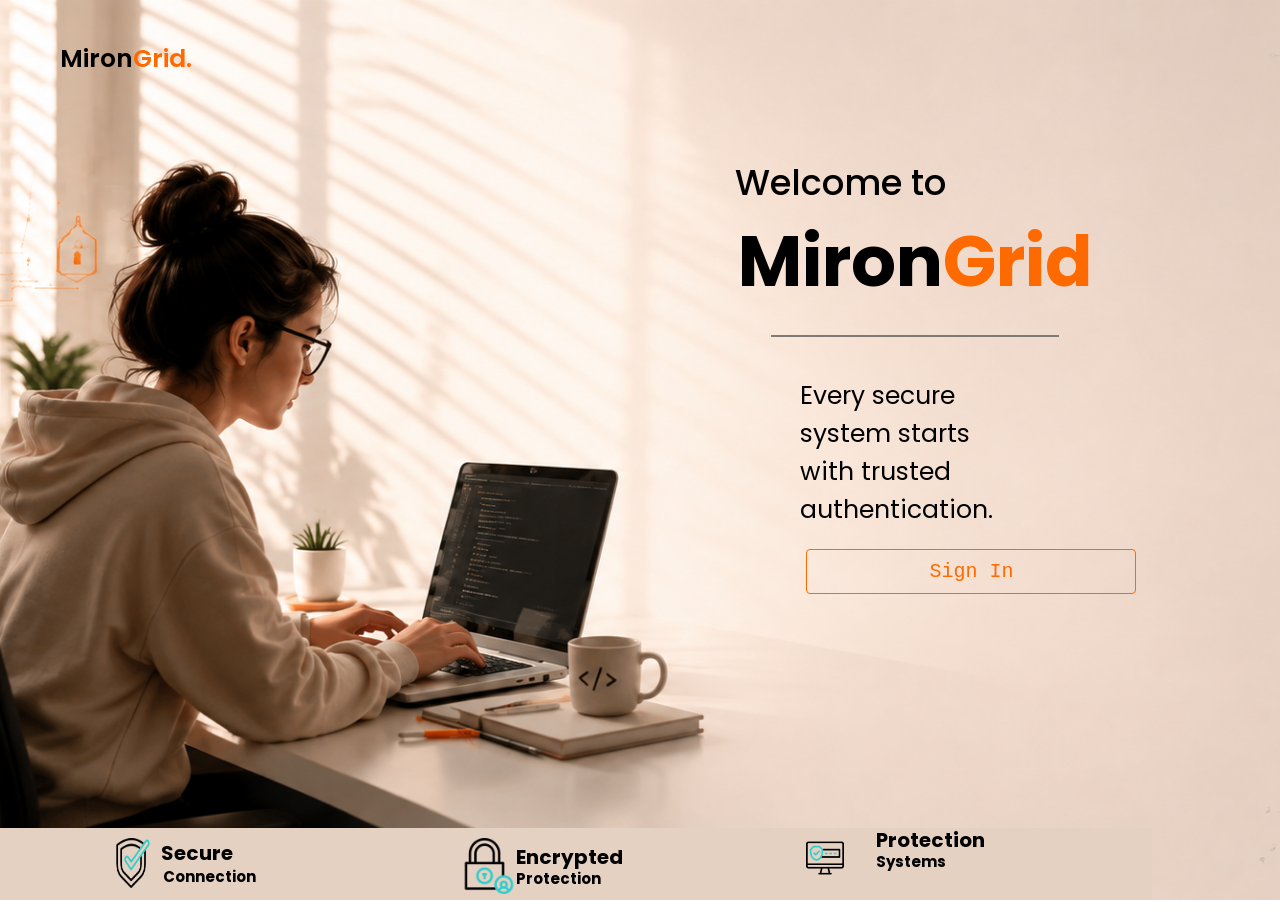
<file: modex.html>
<!DOCTYPE html>
<html lang="en">
<head>
    <meta charset="UTF-8">
    <meta name="viewport" content="width=device-width, initial-scale=1.0">
    <link rel="stylesheet" href="https://cdn.jsdelivr.net/npm/bootstrap-icons@1.13.1/font/bootstrap-icons.min.css">
    <link rel="stylesheet" href="https://cdnjs.cloudflare.com/ajax/libs/font-awesome/6.7.2/css/all.min.css">
    <link rel="stylesheet" href="CSS/modex.css">
    <title>User and Password</title>
</head>
<body>

    <div class="slider">

    <header>
        <a href="#" class="logo">Miron<span>Grid.</span></a>
    </header>

    <section class="page modex">
        <div class="modex-inicio">
            <div class="imagem1">
                <img src="./img/shield.png" alt="Privacy">
                <h2>Secure</h2>
                <h3>Connection</h3>
            </div>
            <div class="imagem2">
                <img src="./img/privacy.png" alt="Privacy">
                <h2>Encrypted</h2>
                <h3>Protection</h3>
            </div>
            <div class="imagem3">
                <img src="./img/computer-security.png" alt="Privacy">
                <h2>Protection</h2>
                <h3>Systems</h3>
            </div>

            <div class="modex-pro">
                <div class="modex-f">
                    <h2>Welcome to</h2>
                    <h3>Miron<span>Grid</span></h3>
                <div class="linha"></div>
                <p>Every secure system starts with trusted authentication.</p>
                </div>
                <button class="btn-box">Sign In</button>
            </div>
        </div>
    </section>

    <section class="page modex-footer">
        <div class="modex-footer-inicio">
            <p><span>&copy;</span> MironGrid. <span>2026</span></p>
            <h4>Unauthorized access is prohibited</h4>
        </div>

        <div class="security-panel">
            <div class="panel-title">
                <h3>Initializing secure session...</h3>
            </div>
            <div class="status-line">
                <p><span>></span> Loading modules</p> 
                <div class="ok"><span>[</span> OK <span>]</span></div>
            </div>
            <div class="status-line">
                <p><span>></span> Checking system integrity</p> 
                <div class="ok"><span>[</span> OK <span>]</span></div>
            </div>
            <div class="status-line">
                <p><span>></span> Establishing encrypted tunnel</p> 
                <div class="ok"><span>[</span> OK <span>]</span></div>
            </div>
            <div class="status-line">
                <p><span>></span> Firewall active</p> 
                <div class="ok"><span>[</span> OK <span>]</span></div>
            </div>
            <div class="status-line">
                <p><span>></span> Authentication required</p> 
                <div class="cursor"><span>█</span></div>
            </div>
        </div>

        <div class="security-level">
            <div class="panel-level">
                <h3>Network Status - Level</h3>
            </div>
            <div class="previcion-level">
                <div class="level">
                    <p><span>></span> Firewall</p>
                    <div class="number"><span>70%</span></div>
                </div>
            </div>
            <div class="previcion-level">
                <div class="level">
                    <p><span>></span> IDS/IPS</p>
                    <div class="number"><span>84%</span></div>
                </div>
            </div>
            <div class="previcion-level">
                <div class="level">
                    <p><span>></span> Antivirus</p>
                    <div class="number"><span>65%</span></div>
                </div>
            </div>
            <div class="previcion-level">
                <div class="level">
                    <p><span>></span> SIEM</p>
                    <div class="number"><span>92%</span></div>
                </div>
            </div>
        </div>

        <div class="login-panel">

            <div class="login-header">
                <span>SECURE TERMINAL</span>
                <span class="status">● ONLINE</span>
            </div>

            <div class="login-content">
                <h2>Authentication Required</h2>
                <p class="login-message"><span>></span> Secure connection established</p>
                <p class="login-message"><span>></span> Encryption: AES-256</p>
                <p class="login-message"><span>></span> Firewall: <b>ACTIVE</b></p>

                <div class="input-group">
                    <label for="username">USERNAME</label>
                    <input type="text" id="username" placeholder="Enter username">
                </div>

                <div class="input-group">
                    <label for="password">PASSWORD</label>
                    <input type="password" id="password" placeholder="Enter password">
                </div>

                <button id="access-btn"> ACCESS SYSTEM </button>
                <button class="btn-back">Back</button>

                <p id="login-status"></p>

            </div>
        </div>

    </section>

    </div>

    <script src="JS/modex.js"></script>  
</body>
</html>
</file>
<file: CSS/modex.css>
@import url('https://fonts.googleapis.com/css2?family=Poppins:wght@300;400;500;700&display=swap');

/*
    <a href="https://storyset.com/technology">Technology illustrations by Storyset</a>
*/

*{
    margin: 0;
    padding: 0;
    box-sizing: border-box;
    font-family: 'poppins', sans-serif;
}

body{
    color: #ededed;
    overflow: hidden;
}

.logo{
    position: absolute;
    font-size: 25px;
    color: #000;
    text-decoration: none;
    font-weight: 600;
    padding: 40px 60px;
    z-index: 100;
}

.logo span{
    color: #FF6A00;
}

.modex{
    width: 100%;
    height: 100vh;
    background-image: url('../img/progrrama.png');
    background-size: cover;
    background-position: center;
}

.modex-inicio{
    position: absolute;
    width: 90%;
    height: 8%;
    top: 92%;  
    background-color: rgb(228, 209, 194);
}

.imagem1{
    display: flex;      
    margin-left: 10%;
    margin-top: 10px;
}

.imagem1 img{
    width: 3.5%;
}

.imagem1 h2{
    color:black;
    font-size: 20px;
    margin-left: 10px;
    margin-bottom: 20px;
}

.imagem1 h3{
    position: relative;
    color:black;
    font-size: 15px;
    top: 3vh;
    right: 70px;
}

.imagem2{
    position: absolute; 
    display: flex;
    left: 40%;
    top: 10px;
}

.imagem2 img{
    width: 11%;
}

.imagem2 h2{
    position: absolute;
    color:black;
    font-size: 20px;
    bottom: 2.5vh;
    left: 55px;
}

.imagem2 h3{
    position: absolute;
    color:black;
    font-size: 15px;
    bottom: 0.5vh;
    left: 55px;
}

.imagem3{
    position: absolute; 
    display: flex;
    left: 70%;
    top: 11px;
}

.imagem3 img{
    width: 11%;
}

.imagem3 h2{
    position: absolute;
    color:black;
    font-size: 20px;
    bottom: 2.5vh;
    left: 70px;
}

.imagem3 h3{
    position: absolute;
    color:black;
    font-size: 15px;
    bottom: 0.5vh;
    left: 70px;
}

.modex-f{
    position: absolute;
    width: 50%;
    height: 100%;
    display: flex;
    flex-direction: column;
    justify-content: center;
    align-items: center;
    margin-left: 49vw;
    bottom: 58vh;
}   

.modex-f h2{
    font-size: 35px;
    font-weight: 500;
    color: #000;
    margin-right: 150px;
}

.modex-f h3{
    font-size: 70px;
    font-weight: 700;
    color: #000;
}

.modex-f h3 span{
    color: #FF6A00;
}

.linha{
    width: 50%;
    border: 1px solid #807a76;
    margin-top: 20px;  
}

.modex-f p{
    width: 40%;
    font-size: 25px;
    font-weight: 400;
    color: #000;
    margin-left: 0;
    margin-top: 40px;
}

.btn-box{
    position: absolute;
    width: 330px;
    height: 45px;
    border: 1px solid #FF6A00;  
    color: #FF6A00;
    background-color: transparent;
    font-family: "Fira Code", monospace;
    border-radius: 4px;
    font-size: 20px;
    font-weight: 500;
    text-decoration: none;
    display: flex;
    justify-content: center;
    align-items: center;
    margin-left: 63vw;
    bottom: 34vh;
}

.btn-box:hover{
    background-color: #FF6A00;
    color: #fff;
    transition: 0.3s;
    box-shadow: 0 0 20px rgba(255, 106, 0, 0.4);
}

.slider{
    display:flex;
    width:100vw;
    height:100vh;
    transition:.8s ease;
}

.page{
    width:100vw;
    height:100vh;
    flex-shrink:0;
    position:relative;
}

.modex-footer{
    width: 100%;
    height: 100vh;
    background: url('../img/hacked.png');
    background-size: cover;
    background-position: center;        
    background-repeat: no-repeat;
}

.modex-footer-inicio{
    position: absolute;
    width: 100%;
    height: 8%;
    top: 92%;  
    background-color: rgb(1, 0, 0);
}

.modex-footer .modex-footer-inicio h4{
    position: absolute;
    color: #ff6a00;
    display: flex;
    margin-left: 80%;
    padding: 20px 30px;
    font-family: "Fira Code", monospace;

}

.modex-footer .modex-footer-inicio p{
    position: absolute;
    color: #ff6a00;
    padding: 25px 60px;
    font-size: 15px;
    font-family: "Fira Code", monospace;
}

.modex-footer .modex-footer-inicio p span{
    color: #333;
}

.security-panel{
    position: absolute;
    width: 420px;
    padding: 25px 30px;
    background: rgba(5, 5, 5, 0.88);
    border-radius: 8px;
    font-family: "Fira Code", monospace;
    border: 2px solid;
    border: 1px solid rgba(255, 106, 0, 0.35);
    box-shadow: 0 0 25px rgba(255, 106, 0, 0.08);
    margin-top: 120px;
    margin-left: 40px;
}

.panel-title {
    border-bottom: 2px solid;
    border-image: linear-gradient(to right, #ff6a00 50%, #333 50%) 1;
    padding-bottom: 10px;
    margin-bottom: 25px;
}

.panel-title h3{
    margin: 0 0 15px;
    color: #FF6A00;
    font-size: 16px;
    font-weight: 500;
    letter-spacing: 0.5px;
}

.status-line {
    display: flex;
    align-items: center;
    justify-content: space-between;
    margin: 14px 0;
    color: #e8e8e8;
    font-size: 14px;
}

.status-line p {
    margin: 0;
}

.status-line p span {
    color: #FF6A00;
    margin-right: 8px;
    font-weight: bold;
}

.ok {
    color: #9da52d;
    font-weight: bold;
    letter-spacing: 1px;
}

.ok span {
    color: #555;
}

.cursor {
    color: #FF6A00;
    margin-right: 16vh;
    animation: blink 1s infinite;
}

@keyframes blink {
    0%, 50% {
        opacity: 1;
    }
    51%, 100% {
        opacity: 0;
    }
}

.security-level {
    position: absolute;
    width: 420px;
    padding: 35px 30px;
    background: rgba(5, 5, 5, 0.88);
    border: 1px solid rgba(255, 106, 0, 0.35);
    border-radius: 8px;
    font-family: "Fira Code", monospace;
    box-shadow: 0 0 25px rgba(255, 106, 0, 0.08);
    margin-left: 40px;
    margin-top: 28%;
}

.panel-level {
    border-bottom: 2px solid;
    border-image: linear-gradient(to right, #ff6a00 50%, #333 50%) 1;
    margin-bottom: 31px;
    padding-bottom: 27px;
}

.panel-level h3 {
    margin: 0;
    color: #FF6A00;
    font-size: 15px;
    font-weight: 500;
    letter-spacing: 1px;
}

.previcion-level {
    margin: 15px 0;
}

.level {
    display: flex;
    align-items: center;
    justify-content: space-between;
    color: #fff;
}

.level p {
    margin: 0;
    font-size: 14px;
}

.level p span {
    color: #FF6A00;
    margin-right: 7px;
    font-weight: bold;
}
/*
.number {
    color: #00ff66;
    font-size: 14px;
    font-weight: bold;
    text-shadow: 0 0 8px rgba(0, 255, 102, 0.5);
}*/

.number {
    width: 200px;
    height: 22px;

    display: flex;
    align-items: center;
    justify-content: center;

    background: linear-gradient(
        90deg,
        #FF6A00 70%,
        #222 70%
    );

    border-radius: 4px;

    color: white;
}

.previcion-level:nth-of-type(2) .number {
    background: linear-gradient(
        90deg,
        #FF6A00 70%,
        #222 70%
    );
}

.previcion-level:nth-of-type(3) .number {
    background: linear-gradient(
        90deg,
        #FF6A00 84%,
        #222 84%
    );
}

.previcion-level:nth-of-type(4) .number {
    background: linear-gradient(
        90deg,
        #FF6A00 65%,
        #222 65%
    );
}

.previcion-level:nth-of-type(5) .number {
    background: linear-gradient(
        90deg,
        #FF6A00 92%,
        #222 92%
    );
}

.login-panel {
    position: absolute;
    width: 450px;
    min-height: 450px;
    top: 50%;
    left: 37%;
    transform: translate(-50%, -50%);
    background: rgba(5, 5, 5, 0.92);
    border: 1px solid #FF6A00;
    border-radius: 8px;
    box-shadow:
        0 0 20px rgba(255, 106, 0, 0.25);
    font-family: "Fira Code", monospace;
    z-index: 10;
}

.login-header {
    height: 45px;
    display: flex;
    align-items: center;
    justify-content: space-between;
    padding: 0 20px;
    background: rgba(255, 106, 0, 0.08);
    border-bottom: 1px solid #333;
    color: #FF6A00;
    font-size: 13px;
}

.status {
    color: #8cff00;
    font-size: 12px;
}

.login-content {
    padding: 35px;
}

.login-content h2 {
    color: #fff;
    font-size: 22px;
    margin-bottom: 15px;
}

.login-message {
    color: #999;
    font-size: 13px;
    margin-bottom: 50px;
    line-height: 2px;
}

.login-message span{
    color: #FF6A00;
    margin-right: 7px;
    font-weight: bold;
}

.login-message b{
    color: #8cff00;
    font-size: 12px;
}

.input-group {
    display: flex;
    flex-direction: column;
    margin-bottom: 20px;
}

.input-group label {
    color: #FF6A00;
    font-size: 12px;
    margin-bottom: 8px;
    letter-spacing: 1px;
}

.input-group input {
    width: 100%;
    height: 42px;
    box-sizing: border-box;
    background: #0b0b0b;
    border: 1px solid #444;
    border-radius: 4px;
    padding: 0 12px;
    color: #fff;
    font-family: "Fira Code", monospace;
    outline: none;
    transition: 0.3s;
}

.input-group input:focus {
    border-color: #FF6A00;
    box-shadow: 0 0 10px rgba(255, 106, 0, 0.25);
}

#access-btn {
    width: 100%;
    height: 45px;
    margin-top: 15px;
    background: transparent;
    border: 1px solid #FF6A00;
    border-radius: 4px;
    color: #FF6A00;
    font-family: "Fira Code", monospace;
    font-weight: 600;
    cursor: pointer;
    transition: 0.3s;
}

#access-btn:hover {
    background: #FF6A00;
    color: #000;
    box-shadow: 0 0 20px rgba(255, 106, 0, 0.4);
}

#login-status {
    margin-top: 20px;
    min-height: 20px;
    color: #FF6A00;
    font-size: 12px;
}

.btn-back {
    width: 100%;
    height: 45px;
    margin-top: 15px;
    background: transparent;
    border: 1px solid #FF6A00;
    border-radius: 4px;
    color: #FF6A00;
    font-family: "Fira Code", monospace;
    font-weight: 600;
    cursor: pointer;
    transition: 0.3s;
}

.btn-back:hover {
    background: #FF6A00;
    color: #000;
    box-shadow: 0 0 20px rgba(255, 106, 0, 0.4);
}
</file>
